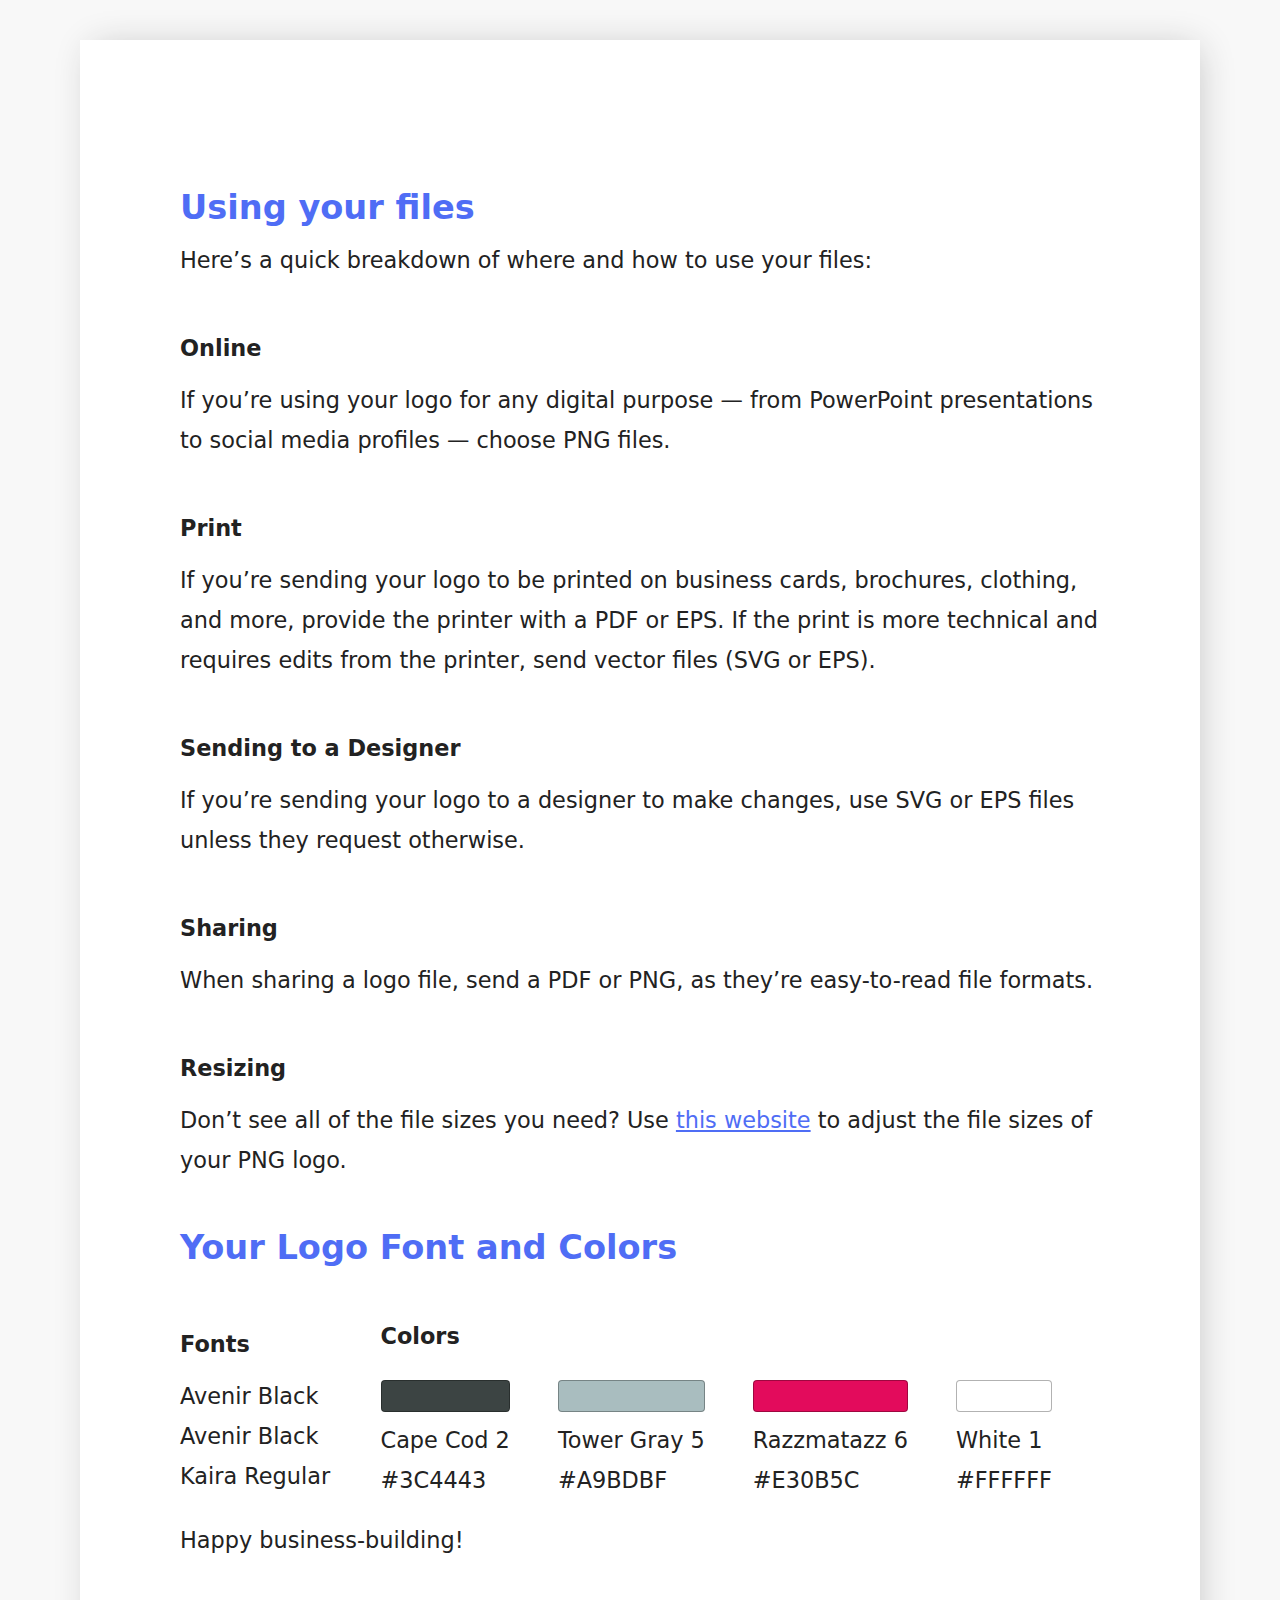
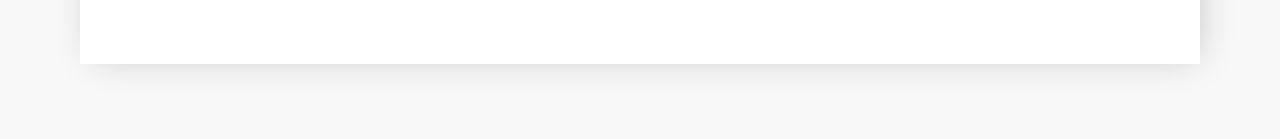
<file: logo/getting_started_guide.html>
<!DOCTYPE html/>
<html>

<head>
    <meta charset="utf-8">
    <title>
        Congratulations on your custom logo!
    </title>
    <meta name="viewport" content="width=device-width, initial-scale=1">
    <style>
        @font-face {
            font-family: "Avenir W01";
            src:
                url("https://s3.ca-central-1.amazonaws.com/logojoy/dist/fonts/57bf7902-79ee-4b31-a327-1bbf59a3d155.eot?#iefix") format("eot"),
                url("https://s3.ca-central-1.amazonaws.com/logojoy/dist/fonts/b290e775-e0f9-4980-914b-a4c32a5e3e36.woff2") format("woff2"),
                url("https://s3.ca-central-1.amazonaws.com/logojoy/dist/fonts/4b978f72-bb48-46c3-909a-2a8cd2f8819c.woff") format("woff"),
                url("https://s3.ca-central-1.amazonaws.com/logojoy/dist/fonts/9bdf0737-f98c-477a-9365-ffc41b9d1285.ttf") format("truetype"),
                url("https://s3.ca-central-1.amazonaws.com/logojoy/dist/fonts/15281d0d-e3c2-46e1-94db-cb681e00bfaa.svg#15281d0d-e3c2-46e1-94db-cb681e00bfaa") format("svg");
            font-weight: 400;
            font-style: normal;
        }

        * {
            box-sizing: border-box;
        }

        body {
            background-color: #f8f8f8;
            font-family: "Avenir W01", sans;
            font-size: 1.4rem;
            line-height: 2.5rem;
            color: #222;
            margin: 0;
        }

        article {
            width: 100%;
            max-width: 70rem;
            padding: 100px;
            margin: 40px auto  75px;
            background-color: #fff;
            box-shadow: #c0c0c0 5px 0px 35px -8px;
        }
        h1, h2, h3 {
            margin-top: 3rem;
            margin-bottom: 0;
        }
        h3 {
            font-size: 1.4rem;
        }
        p {
            margin-top: .75rem;
            margin-bottom: .25rem;
        }
        hr {
            margin: 2rem auto;
            height: 3px;
            background-color: #f0f0f0;
            border: 0;
        }
        svg {
            width: 10em;
            height: auto;
            margin: 0 auto 40px;
            display: block;
        }
        h2 {
            color: #4f6df5;
        }
        a {
            color: #4f6df5;
        }
        .fonts_colors {
            display: flex;
            justify-content: center;
            align-items: center;
        }
        .fonts_colors > div {
            flex:1 1 50%;
        }

        .font {
            display: block;
        }

        .swatch {
            border: 1px solid rgba(0,0,0,.3);
            border-radius: 4px;
            height: 2rem;
            width: 100%;
            display: block;
            margin-bottom: .5rem;
        }
        .colors_list {
            display: flex;
        }
        .color {
            margin: 1.5rem 3rem .5rem 0;
        }
        .color span {
            white-space: nowrap;
            display: block;
        }

    </style>


</head>

<body>
    <article>
        <h2>
            Using your files
        </h2>
        <p>
            Here’s a quick breakdown of where and how to use your files:
        </p>
        <h3>
            Online
        </h3>
        <p>
            If you’re using your logo for any digital purpose — from PowerPoint presentations to social media profiles
            — choose
            PNG files.
        </p>
        <h3>
            Print
        </h3>
        <p>
            If you’re sending your logo to be printed on business cards, brochures, clothing, and more, provide the
            printer with a PDF or EPS. If the print is more technical and requires edits from the
            printer, send vector files (SVG or EPS).
        </p>

        <h3>
            Sending to a Designer
        </h3>
        <p>
            If you’re sending your logo to a designer to make changes, use SVG or EPS files unless
            they request otherwise.
        </p>

        <h3>
            Sharing
        </h3>
        <p>
            When sharing a logo file, send a PDF or PNG, as they’re easy-to-read file formats.
        </p>

        <h3>
            Resizing
        </h3>
        <p>
            Don’t see all of the file sizes you need? Use <a href="http://resizeimage.net/" target="_blank">this website</a> to adjust the file sizes of your PNG logo.
        </p>

        <h2>
            Your Logo Font and Colors
        </h2>
        <section class="fonts_colors">
            <div>
                <h3>Fonts</h3>
                <p class="font_list">
                    <span class="font">Avenir Black</span><span class="font">Avenir Black</span><span class="font">Kaira Regular</span>
                </p>
            </div>
            <div>
                <h3>Colors</h3>
                <div class="colors_list">
                    
<div class="color">
	<span class="swatch" style="background-color: 3C4443"></span>
	<span class="name">Cape Cod 2</span>
	<span class="hex">#3C4443</span>
</div>

<div class="color">
	<span class="swatch" style="background-color: A9BDBF"></span>
	<span class="name">Tower Gray 5</span>
	<span class="hex">#A9BDBF</span>
</div>

<div class="color">
	<span class="swatch" style="background-color: E30B5C"></span>
	<span class="name">Razzmatazz 6</span>
	<span class="hex">#E30B5C</span>
</div>

<div class="color">
	<span class="swatch" style="background-color: FFFFFF"></span>
	<span class="name">White 1</span>
	<span class="hex">#FFFFFF</span>
</div>

                </div>
            </div>
        </section>
        <p>
            Happy business-building!
        </p>
    </article>
</body>

</html>
</file>
